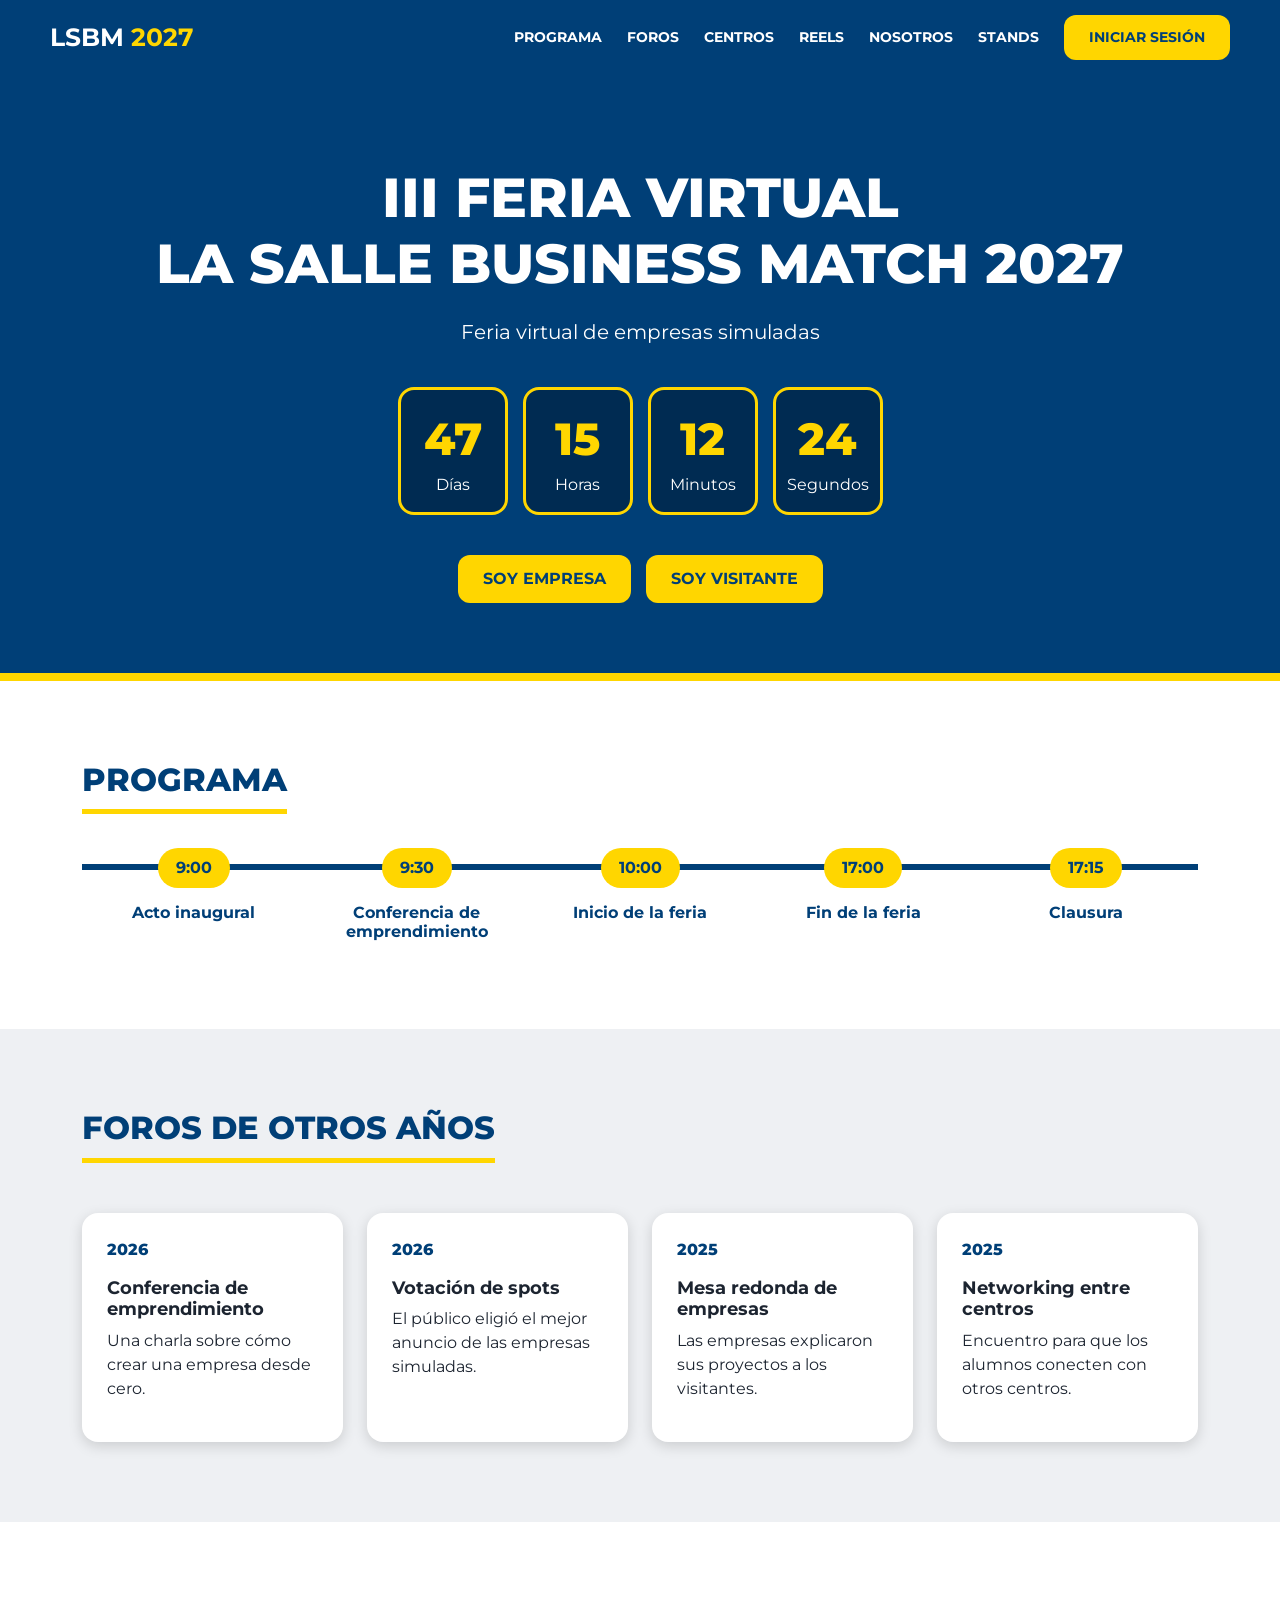
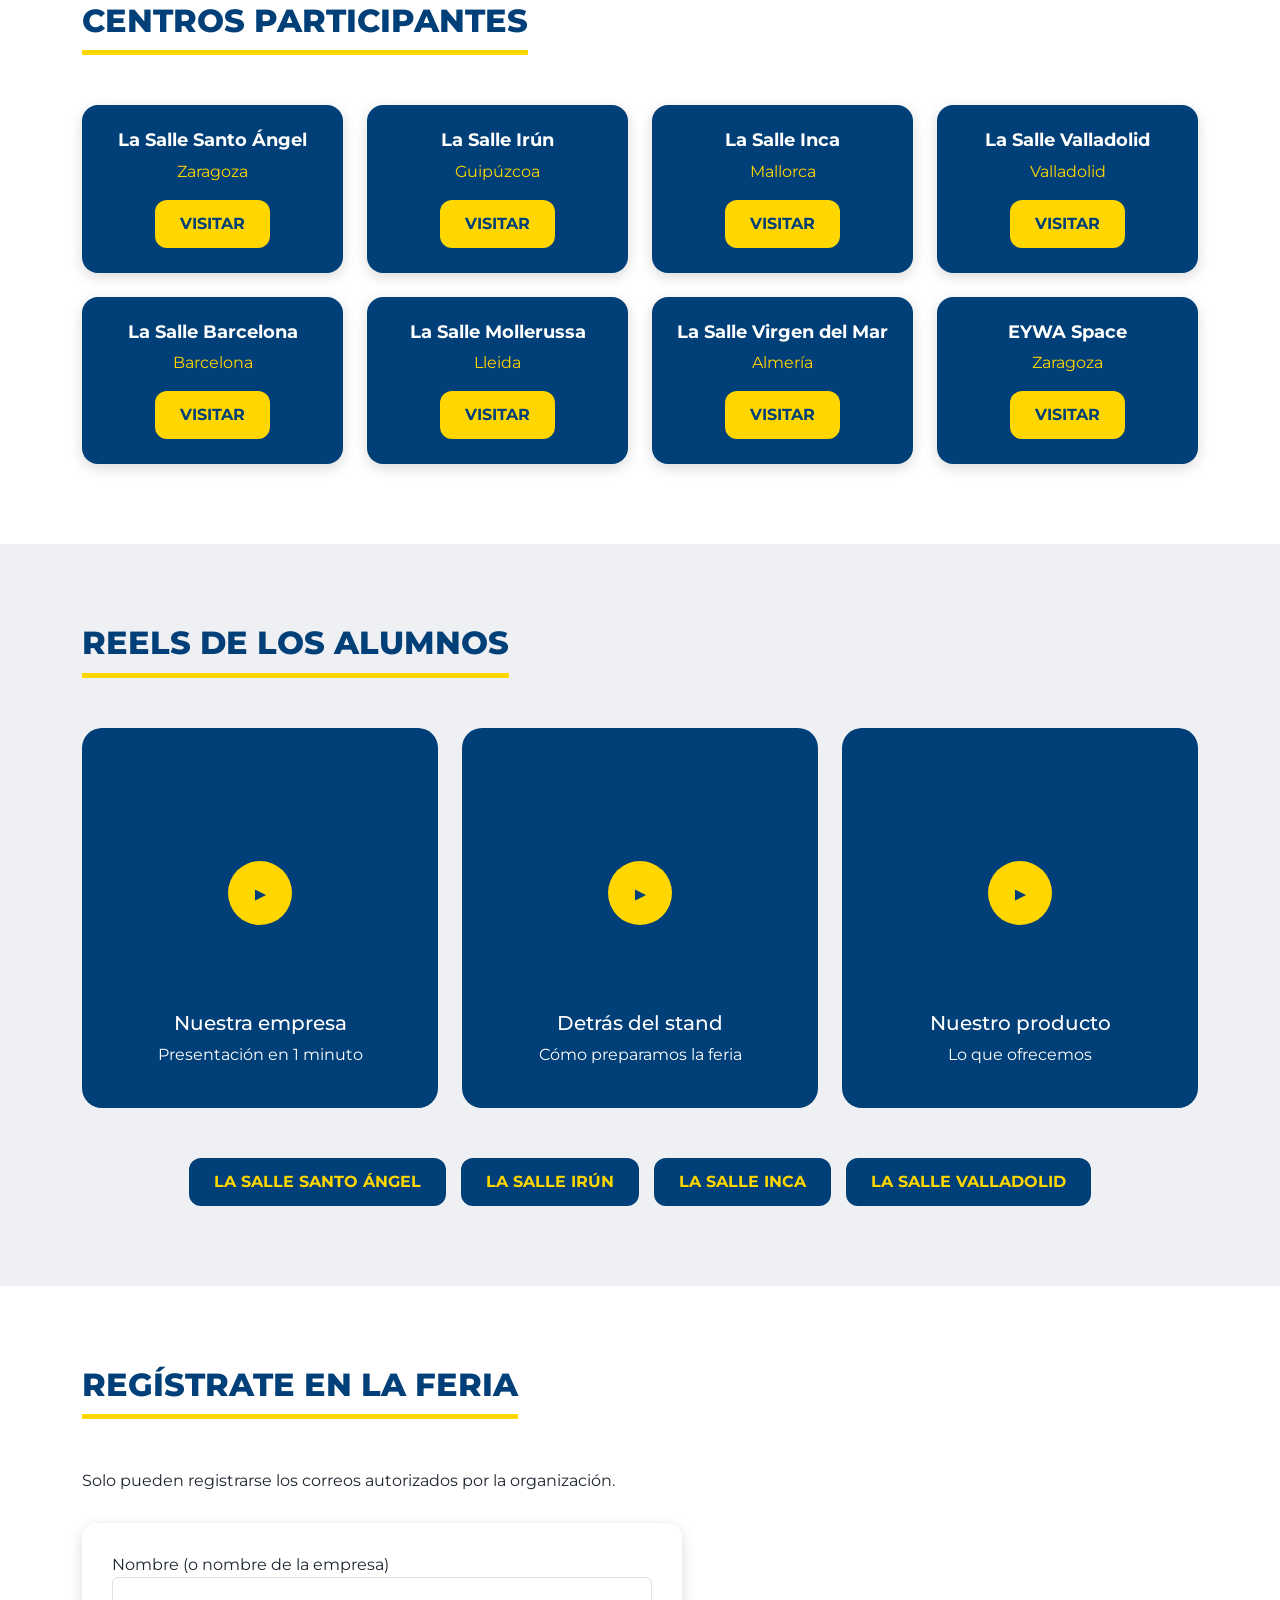
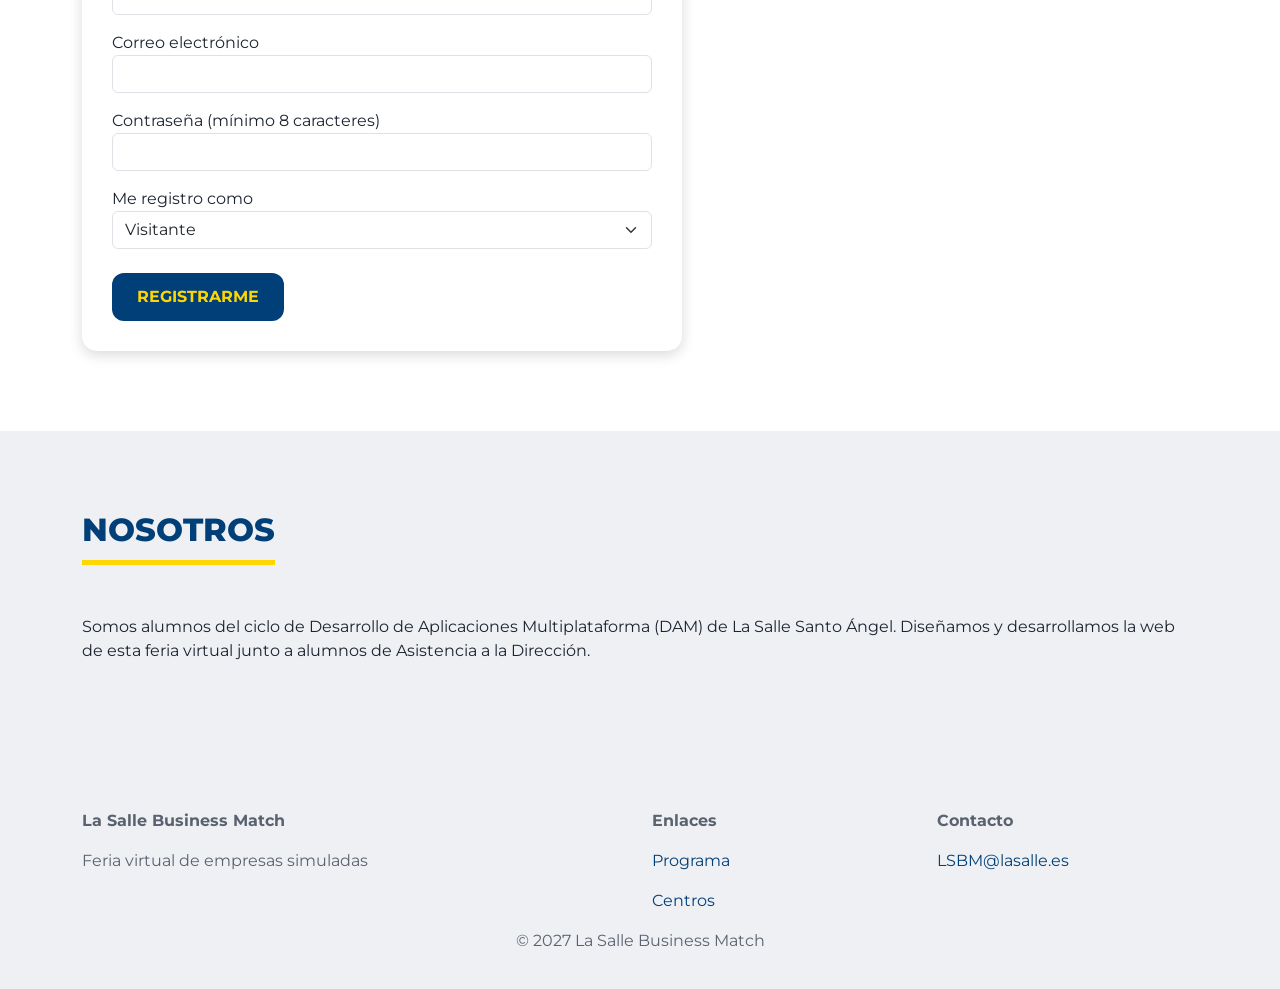
<file: feria/index.html>
<!DOCTYPE html>
<html lang="es">
    <head>
        <meta charset="UTF-8">
        <meta name="viewport" content="width=device-width, initial-scale=1.0">
        <title>III Feria Virtual La Salle Business Match 2027</title>

        <link href="https://cdn.jsdelivr.net/npm/bootstrap@5.3.3/dist/css/bootstrap.min.css" rel="stylesheet">
        <link href="https://fonts.googleapis.com/css2?family=Montserrat:wght@400;600;700;800&display=swap" rel="stylesheet">
        <link href="css/style.css" rel="stylesheet" type="text/css">
    </head>

    <body>
        <header>
            <p>LSBM <span class="Amarillo">2027</span></p>
            <ul>
                <li><a class="EnlaceMenu" href="#Programa">PROGRAMA</a></li>
                <li><a class="EnlaceMenu" href="#Foros">FOROS</a></li>
                <li><a class="EnlaceMenu" href="#Centros">CENTROS</a></li>
                <li><a class="EnlaceMenu" href="#Reels">REELS</a></li>
                <li><a class="EnlaceMenu" href="#Nosotros">NOSOTROS</a></li>
                <li><a class="EnlaceMenu" href="php/stands.php">STANDS</a></li>
                <li><a class="boton2" href="php/login.php">Iniciar sesión</a></li>
            </ul>
        </header>

        <section id="Inicio">
            <h1 id="Titulo">III FERIA VIRTUAL<br>LA SALLE BUSINESS MATCH 2027</h1>
            <p class="TextoInicio">Feria virtual de empresas simuladas</p>

            <div id="Contador">
                <div class="CajaTiempo"><span class="Numero" id="dias">00</span>Días</div>
                <div class="CajaTiempo"><span class="Numero" id="horas">00</span>Horas</div>
                <div class="CajaTiempo"><span class="Numero" id="minutos">00</span>Minutos</div>
                <div class="CajaTiempo"><span class="Numero" id="segundos">00</span>Segundos</div>
            </div>

            <div id="BotonesInicio">
                <a class="boton2" href="#Registro">Soy empresa</a>
                <a class="boton2" href="#Registro">Soy visitante</a>
            </div>
        </section>

        <section id="Programa" class="Seccion">
            <div class="container">
                <h2 class="TituloSeccion">Programa</h2>
                <ul id="LineaTiempo">
                    <li><span class="Hora">9:00</span><h3>Acto inaugural</h3></li>
                    <li><span class="Hora">9:30</span><h3>Conferencia de emprendimiento</h3></li>
                    <li><span class="Hora">10:00</span><h3>Inicio de la feria</h3></li>
                    <li><span class="Hora">17:00</span><h3>Fin de la feria</h3></li>
                    <li><span class="Hora">17:15</span><h3>Clausura</h3></li>
                </ul>
            </div>
        </section>

        <section id="Foros" class="Seccion FondoGris">
            <div class="container">
                <h2 class="TituloSeccion">Foros de otros años</h2>
                <div class="row g-4">
                    <div class="col-md-6 col-lg-3">
                        <div class="tarjeta">
                            <p class="Anio">2026</p>
                            <h3>Conferencia de emprendimiento</h3>
                            <p>Una charla sobre cómo crear una empresa desde cero.</p>
                        </div>
                    </div>
                    <div class="col-md-6 col-lg-3">
                        <div class="tarjeta">
                            <p class="Anio">2026</p>
                            <h3>Votación de spots</h3>
                            <p>El público eligió el mejor anuncio de las empresas simuladas.</p>
                        </div>
                    </div>
                    <div class="col-md-6 col-lg-3">
                        <div class="tarjeta">
                            <p class="Anio">2025</p>
                            <h3>Mesa redonda de empresas</h3>
                            <p>Las empresas explicaron sus proyectos a los visitantes.</p>
                        </div>
                    </div>
                    <div class="col-md-6 col-lg-3">
                        <div class="tarjeta">
                            <p class="Anio">2025</p>
                            <h3>Networking entre centros</h3>
                            <p>Encuentro para que los alumnos conecten con otros centros.</p>
                        </div>
                    </div>
                </div>
            </div>
        </section>

        <section id="Centros" class="Seccion">
            <div class="container">
                <h2 class="TituloSeccion">Centros participantes</h2>
                <div class="row g-4">

                    <div class="col-6 col-lg-3"><div class="tarjeta TarjetaCentro"><h3>La Salle Santo Ángel</h3><p>Zaragoza</p><a class="boton2" href="#">Visitar</a></div></div>
                    <div class="col-6 col-lg-3"><div class="tarjeta TarjetaCentro"><h3>La Salle Irún</h3><p>Guipúzcoa</p><a class="boton2" href="#">Visitar</a></div></div>
                    <div class="col-6 col-lg-3"><div class="tarjeta TarjetaCentro"><h3>La Salle Inca</h3><p>Mallorca</p><a class="boton2" href="#">Visitar</a></div></div>
                    <div class="col-6 col-lg-3"><div class="tarjeta TarjetaCentro"><h3>La Salle Valladolid</h3><p>Valladolid</p><a class="boton2" href="#">Visitar</a></div></div>
                    <div class="col-6 col-lg-3"><div class="tarjeta TarjetaCentro"><h3>La Salle Barcelona</h3><p>Barcelona</p><a class="boton2" href="#">Visitar</a></div></div>
                    <div class="col-6 col-lg-3"><div class="tarjeta TarjetaCentro"><h3>La Salle Mollerussa</h3><p>Lleida</p><a class="boton2" href="#">Visitar</a></div></div>
                    <div class="col-6 col-lg-3"><div class="tarjeta TarjetaCentro"><h3>La Salle Virgen del Mar</h3><p>Almería</p><a class="boton2" href="#">Visitar</a></div></div>
                    <div class="col-6 col-lg-3"><div class="tarjeta TarjetaCentro"><h3>EYWA Space</h3><p>Zaragoza</p><a class="boton2" href="#">Visitar</a></div></div>
                </div>
            </div>
        </section>

        <section id="Reels" class="Seccion FondoGris">
            <div class="container">
                <h2 class="TituloSeccion">Reels de los alumnos</h2>
                <div class="row g-4">

                    <div class="col-md-4"><div class="Reel"><span class="Play">▶</span><h3>Nuestra empresa</h3><p>Presentación en 1 minuto</p></div></div>
                    <div class="col-md-4"><div class="Reel"><span class="Play">▶</span><h3>Detrás del stand</h3><p>Cómo preparamos la feria</p></div></div>
                    <div class="col-md-4"><div class="Reel"><span class="Play">▶</span><h3>Nuestro producto</h3><p>Lo que ofrecemos</p></div></div>
                </div>

                <div id="EnlacesCentros">
                    <a class="boton1" href="#">La Salle Santo Ángel</a>
                    <a class="boton1" href="#">La Salle Irún</a>
                    <a class="boton1" href="#">La Salle Inca</a>
                    <a class="boton1" href="#">La Salle Valladolid</a>
                </div>
            </div>
        </section>

        <section id="Registro" class="Seccion">
            <div class="container">
                <h2 class="TituloSeccion">Regístrate en la feria</h2>
                <p>Solo pueden registrarse los correos autorizados por la organización.</p>
                <div id="FormularioRegistro">

                    <form action="php/registro.php" method="post">
                        <label for="nombre">Nombre (o nombre de la empresa)</label>
                        <input class="form-control mb-3" type="text" id="nombre" name="nombre" required>

                        <label for="correo">Correo electrónico</label>
                        <input class="form-control mb-3" type="email" id="correo" name="correo" required>

                        <label for="clave">Contraseña (mínimo 8 caracteres)</label>
                        <input class="form-control mb-3" type="password" id="clave" name="clave" minlength="8" required>

                        <label for="tipo">Me registro como</label>
                        <select class="form-select mb-4" id="tipo" name="tipo" required>
                            <option value="visitante">Visitante</option>
                            <option value="empresa">Empresa</option>
                        </select>

                        <button type="submit" class="boton1">Registrarme</button>
                    </form>
                </div>
            </div>
        </section>

        <section id="Nosotros" class="Seccion FondoGris">
            <div class="container">
                <h2 class="TituloSeccion">Nosotros</h2>
                <p>Somos alumnos del ciclo de Desarrollo de Aplicaciones Multiplataforma (DAM) de La Salle Santo Ángel. Diseñamos y desarrollamos la web de esta feria virtual junto a alumnos de Asistencia a la Dirección.</p>
            </div>
        </section>

        <footer>
            <div class="container">
                <div class="row">
                    <div class="col-md-6">
                        <p><strong>La Salle Business Match</strong></p>
                        <p>Feria virtual de empresas simuladas</p>
                    </div>
                    <div class="col-md-3">
                        <p><strong>Enlaces</strong></p>
                        <p><a href="#Programa">Programa</a></p>
                        <p><a href="#Centros">Centros</a></p>
                    </div>
                    <div class="col-md-3">
                        <p><strong>Contacto</strong></p>
                        <p><a href="mailto:LSBM@lasalle.es">LSBM@lasalle.es</a></p>
                    </div>
                </div>
                <p class="text-center">© 2027 La Salle Business Match</p>
            </div>
        </footer>

        <script src="js/script.js"></script>
    </body>
</html>
</file>
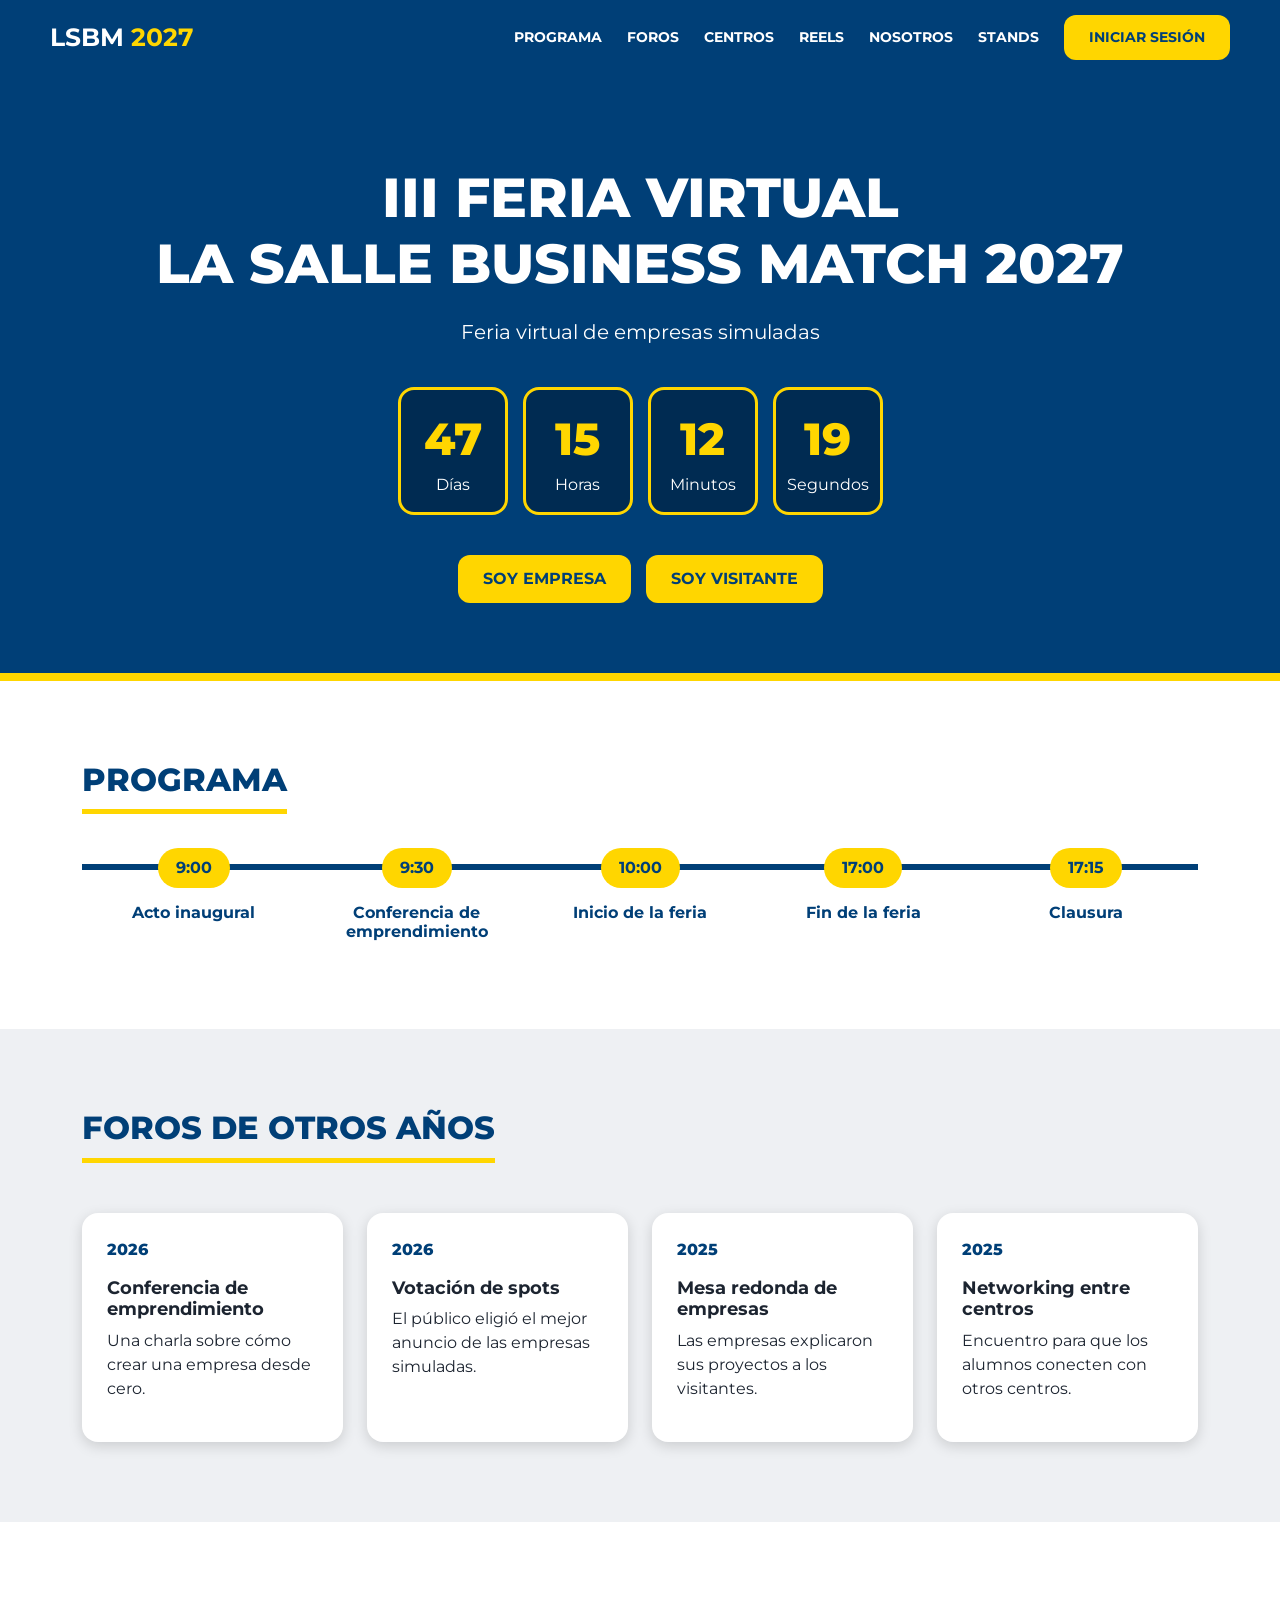
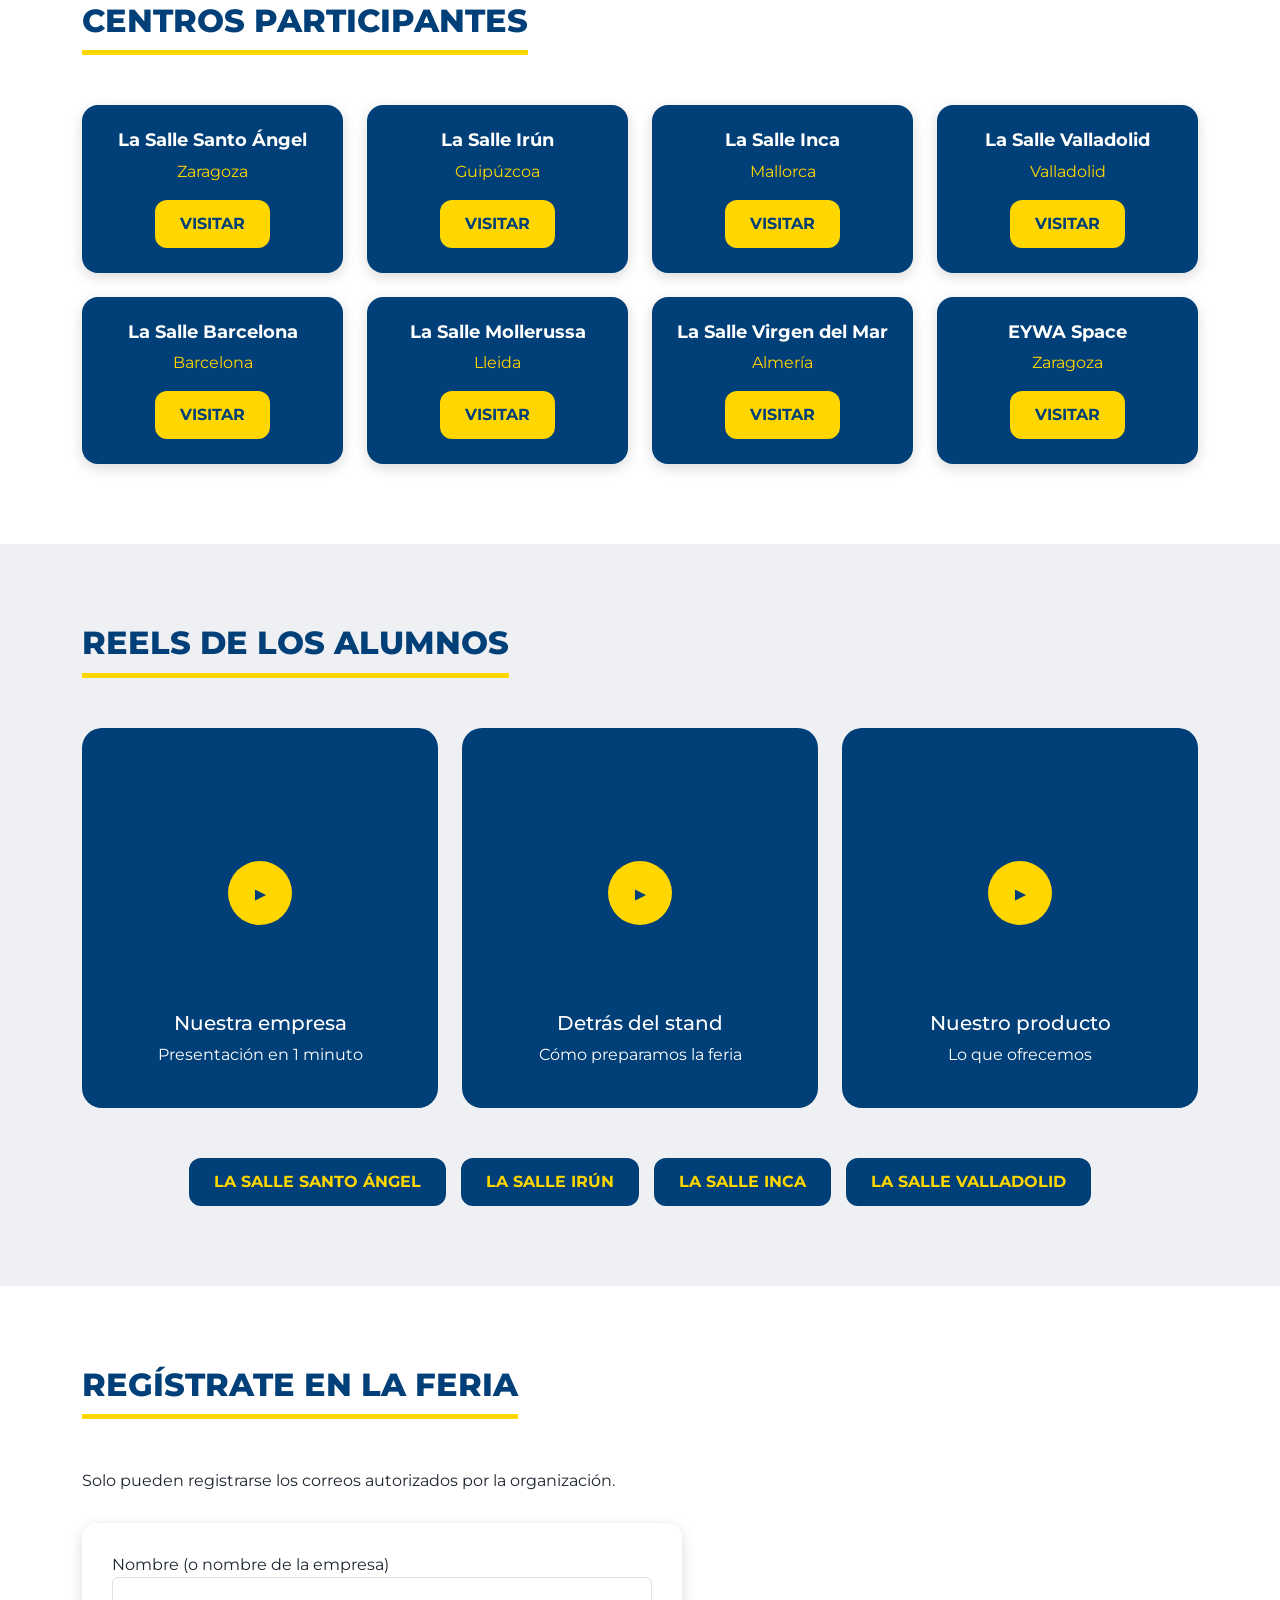
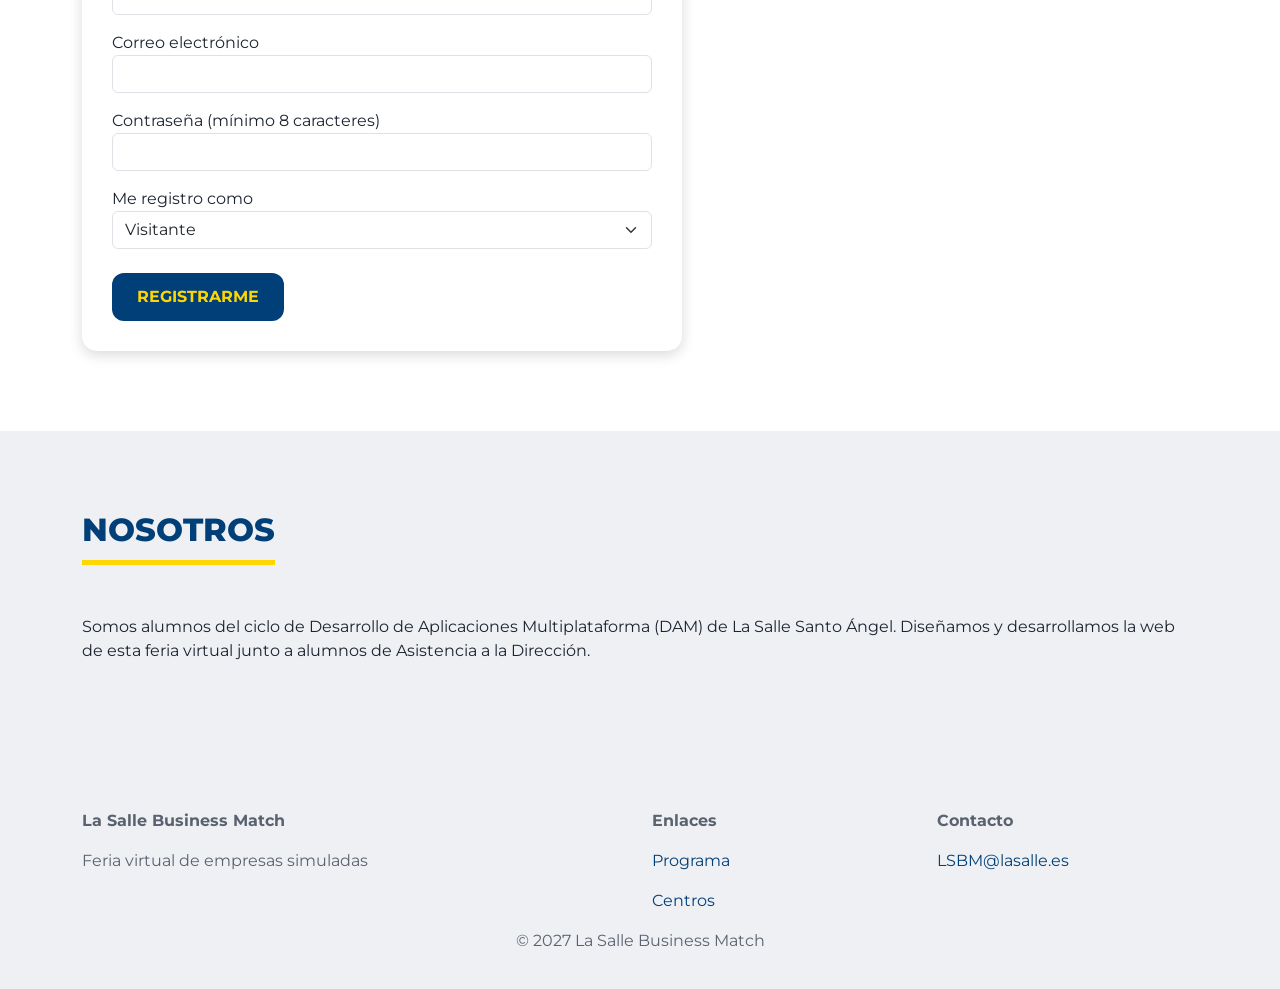
<file: feria/feria.html>
<!DOCTYPE html>
<html lang="es">
    <head>
        <meta charset="UTF-8">
        <meta name="viewport" content="width=device-width, initial-scale=1.0">
        <title>III Feria Virtual La Salle Business Match 2027</title>
        <!-- Bootstrap solo para la rejilla (row y col) y los formularios -->
        <link href="https://cdn.jsdelivr.net/npm/bootstrap@5.3.3/dist/css/bootstrap.min.css" rel="stylesheet">
        <link href="https://fonts.googleapis.com/css2?family=Montserrat:wght@400;600;700;800&display=swap" rel="stylesheet">
        <link href="css/style.css" rel="stylesheet" type="text/css">
    </head>

    <body>
        <header>
            <p>LSBM <span class="Amarillo">2027</span></p>
            <ul>
                <li><a class="EnlaceMenu" href="#Programa">PROGRAMA</a></li>
                <li><a class="EnlaceMenu" href="#Foros">FOROS</a></li>
                <li><a class="EnlaceMenu" href="#Centros">CENTROS</a></li>
                <li><a class="EnlaceMenu" href="#Reels">REELS</a></li>
                <li><a class="EnlaceMenu" href="#Nosotros">NOSOTROS</a></li>
                <li><a class="EnlaceMenu" href="php/stands.php">STANDS</a></li>
                <li><a class="boton2" href="http://localhost/php/login.php">Iniciar sesión</a></li>
            </ul>
        </header>

        <!-- ========== INICIO: título y contador ========== -->
        <section id="Inicio">
            <h1 id="Titulo">III FERIA VIRTUAL<br>LA SALLE BUSINESS MATCH 2027</h1>
            <p class="TextoInicio">Feria virtual de empresas simuladas</p>

            <div id="Contador">
                <div class="CajaTiempo"><span class="Numero" id="dias">00</span>Días</div>
                <div class="CajaTiempo"><span class="Numero" id="horas">00</span>Horas</div>
                <div class="CajaTiempo"><span class="Numero" id="minutos">00</span>Minutos</div>
                <div class="CajaTiempo"><span class="Numero" id="segundos">00</span>Segundos</div>
            </div>

            <div id="BotonesInicio">
                <a class="boton2" href="#Registro">Soy empresa</a>
                <a class="boton2" href="#Registro">Soy visitante</a>
            </div>
        </section>

        <!-- ========== PROGRAMA en horizontal ========== -->
        <section id="Programa" class="Seccion">
            <div class="container">
                <h2 class="TituloSeccion">Programa</h2>
                <ul id="LineaTiempo">
                    <li><span class="Hora">9:00</span><h3>Acto inaugural</h3></li>
                    <li><span class="Hora">9:30</span><h3>Conferencia de emprendimiento</h3></li>
                    <li><span class="Hora">10:00</span><h3>Inicio de la feria</h3></li>
                    <li><span class="Hora">17:00</span><h3>Fin de la feria</h3></li>
                    <li><span class="Hora">17:15</span><h3>Clausura</h3></li>
                </ul>
            </div>
        </section>

        <!-- ========== FOROS DE OTROS AÑOS ========== -->
        <section id="Foros" class="Seccion FondoGris">
            <div class="container">
                <h2 class="TituloSeccion">Foros de otros años</h2>
                <div class="row g-4">
                    <div class="col-md-6 col-lg-3">
                        <div class="tarjeta">
                            <p class="Anio">2026</p>
                            <h3>Conferencia de emprendimiento</h3>
                            <p>Una charla sobre cómo crear una empresa desde cero.</p>
                        </div>
                    </div>
                    <div class="col-md-6 col-lg-3">
                        <div class="tarjeta">
                            <p class="Anio">2026</p>
                            <h3>Votación de spots</h3>
                            <p>El público eligió el mejor anuncio de las empresas simuladas.</p>
                        </div>
                    </div>
                    <div class="col-md-6 col-lg-3">
                        <div class="tarjeta">
                            <p class="Anio">2025</p>
                            <h3>Mesa redonda de empresas</h3>
                            <p>Las empresas explicaron sus proyectos a los visitantes.</p>
                        </div>
                    </div>
                    <div class="col-md-6 col-lg-3">
                        <div class="tarjeta">
                            <p class="Anio">2025</p>
                            <h3>Networking entre centros</h3>
                            <p>Encuentro para que los alumnos conecten con otros centros.</p>
                        </div>
                    </div>
                </div>
            </div>
        </section>

        <!-- ========== CENTROS PARTICIPANTES ========== -->
        <section id="Centros" class="Seccion">
            <div class="container">
                <h2 class="TituloSeccion">Centros participantes</h2>
                <div class="row g-4">
                    <!-- Para añadir un centro, copia un bloque "col" y cambia el texto -->
                    <div class="col-6 col-lg-3"><div class="tarjeta TarjetaCentro"><h3>La Salle Santo Ángel</h3><p>Zaragoza</p><a class="boton2" href="#">Visitar</a></div></div>
                    <div class="col-6 col-lg-3"><div class="tarjeta TarjetaCentro"><h3>La Salle Irún</h3><p>Guipúzcoa</p><a class="boton2" href="#">Visitar</a></div></div>
                    <div class="col-6 col-lg-3"><div class="tarjeta TarjetaCentro"><h3>La Salle Inca</h3><p>Mallorca</p><a class="boton2" href="#">Visitar</a></div></div>
                    <div class="col-6 col-lg-3"><div class="tarjeta TarjetaCentro"><h3>La Salle Valladolid</h3><p>Valladolid</p><a class="boton2" href="#">Visitar</a></div></div>
                    <div class="col-6 col-lg-3"><div class="tarjeta TarjetaCentro"><h3>La Salle Barcelona</h3><p>Barcelona</p><a class="boton2" href="#">Visitar</a></div></div>
                    <div class="col-6 col-lg-3"><div class="tarjeta TarjetaCentro"><h3>La Salle Mollerussa</h3><p>Lleida</p><a class="boton2" href="#">Visitar</a></div></div>
                    <div class="col-6 col-lg-3"><div class="tarjeta TarjetaCentro"><h3>La Salle Virgen del Mar</h3><p>Almería</p><a class="boton2" href="#">Visitar</a></div></div>
                    <div class="col-6 col-lg-3"><div class="tarjeta TarjetaCentro"><h3>EYWA Space</h3><p>Zaragoza</p><a class="boton2" href="#">Visitar</a></div></div>
                </div>
            </div>
        </section>

        <!-- ========== REELS y enlaces a los centros ========== -->
        <section id="Reels" class="Seccion FondoGris">
            <div class="container">
                <h2 class="TituloSeccion">Reels de los alumnos</h2>
                <div class="row g-4">
                    <!-- Más adelante cada recuadro se puede cambiar por una etiqueta video -->
                    <div class="col-md-4"><div class="Reel"><span class="Play">▶</span><h3>Nuestra empresa</h3><p>Presentación en 1 minuto</p></div></div>
                    <div class="col-md-4"><div class="Reel"><span class="Play">▶</span><h3>Detrás del stand</h3><p>Cómo preparamos la feria</p></div></div>
                    <div class="col-md-4"><div class="Reel"><span class="Play">▶</span><h3>Nuestro producto</h3><p>Lo que ofrecemos</p></div></div>
                </div>

                <div id="EnlacesCentros">
                    <a class="boton1" href="#">La Salle Santo Ángel</a>
                    <a class="boton1" href="#">La Salle Irún</a>
                    <a class="boton1" href="#">La Salle Inca</a>
                    <a class="boton1" href="#">La Salle Valladolid</a>
                </div>
            </div>
        </section>

        <!-- ========== REGISTRO ========== -->
        <section id="Registro" class="Seccion">
            <div class="container">
                <h2 class="TituloSeccion">Regístrate en la feria</h2>
                <p>Solo pueden registrarse los correos autorizados por la organización.</p>
                <div id="FormularioRegistro">
                    <!-- action: el PHP que recibe los datos. name: el nombre con el que los recibe -->
                    <form action="http://localhost/feria/php/registro" method="post">
                        <label for="nombre">Nombre (o nombre de la empresa)</label>
                        <input class="form-control mb-3" type="text" id="nombre" name="nombre" required>

                        <label for="correo">Correo electrónico</label>
                        <input class="form-control mb-3" type="email" id="correo" name="correo" required>

                        <label for="clave">Contraseña (mínimo 8 caracteres)</label>
                        <input class="form-control mb-3" type="password" id="clave" name="clave" minlength="8" required>

                        <label for="tipo">Me registro como</label>
                        <select class="form-select mb-4" id="tipo" name="tipo" required>
                            <option value="visitante">Visitante</option>
                            <option value="empresa">Empresa</option>
                        </select>

                        <button type="submit" class="boton1">Registrarme</button>
                    </form>
                </div>
            </div>
        </section>

        <!-- ========== NOSOTROS ========== -->
        <section id="Nosotros" class="Seccion FondoGris">
            <div class="container">
                <h2 class="TituloSeccion">Nosotros</h2>
                <p>Somos alumnos del ciclo de Desarrollo de Aplicaciones Multiplataforma (DAM) de La Salle Santo Ángel. Diseñamos y desarrollamos la web de esta feria virtual junto a alumnos de Asistencia a la Dirección.</p>
            </div>
        </section>

        <footer>
            <div class="container">
                <div class="row">
                    <div class="col-md-6">
                        <p><strong>La Salle Business Match</strong></p>
                        <p>Feria virtual de empresas simuladas</p>
                    </div>
                    <div class="col-md-3">
                        <p><strong>Enlaces</strong></p>
                        <p><a href="#Programa">Programa</a></p>
                        <p><a href="#Centros">Centros</a></p>
                    </div>
                    <div class="col-md-3">
                        <p><strong>Contacto</strong></p>
                        <p><a href="mailto:LSBM@lasalle.es">LSBM@lasalle.es</a></p>
                    </div>
                </div>
                <p class="text-center">© 2027 La Salle Business Match</p>
            </div>
        </footer>

        <script src="js/script.js"></script>
    </body>
</html>
</file>
<file: feria/css/style.css>
body{
    font-family: 'Montserrat', sans-serif;
    color: rgb(28, 36, 48);
    background-color: white;
}

header{
    background-color: rgb(0, 63, 119);
    color: white;
    padding: 15px 50px 15px 50px;
    display: flex;
    justify-content: space-between;
    align-items: center;
    position: sticky;
    top: 0px;
    z-index: 10;
}

header p{
    font-size: 25px;
    font-weight: bold;
    margin: 0px;
}

header ul{
    list-style: none;
    display: flex;
    flex-wrap: wrap;
    gap: 25px;
    align-items: center;
    font-size: 14px;
    font-weight: bold;
    margin: 0px;
    padding: 0px;
}

.EnlaceMenu{
    color: white;
    text-decoration: none;
}

.EnlaceMenu:hover{
    color: rgb(255, 214, 0);
}

.Amarillo{
    color: rgb(255, 214, 0);
}

.boton1, .boton2{
    display: inline-block;
    font-weight: bold;
    text-transform: uppercase;
    text-decoration: none;
    border: none;
    border-radius: 12px;
    padding: 12px 25px 12px 25px;
    transition: 0.2s;
}

.boton1{
    background-color: rgb(0, 63, 119);
    color: rgb(255, 214, 0);
}

.boton1:hover{
    background-color: rgb(255, 214, 0);
    color: rgb(0, 63, 119);
    transform: translateY(-3px);
    box-shadow: 0px 6px 12px rgba(0, 0, 0, 0.25);
}

.boton2{
    background-color: rgb(255, 214, 0);
    color: rgb(0, 63, 119);
}

.boton2:hover{
    background-color: white;
    color: rgb(0, 63, 119);
    transform: translateY(-3px);
    box-shadow: 0px 6px 12px rgba(0, 0, 0, 0.25);
}

#Inicio{
    background-color: rgb(0, 63, 119);
    color: white;
    text-align: center;
    padding: 90px 20px 70px 20px;
    border-bottom: 8px solid rgb(255, 214, 0);
}

#Titulo{
    font-size: 55px;
    font-weight: 800;
}

.TextoInicio{
    font-size: 20px;
    margin-top: 20px;
}

#Contador{
    display: flex;
    justify-content: center;
    gap: 15px;
    margin: 40px 0px 40px 0px;
}

.CajaTiempo{
    background-color: rgb(0, 43, 82);
    border: 3px solid rgb(255, 214, 0);
    border-radius: 16px;
    width: 110px;
    padding: 15px 0px 15px 0px;
}

.Numero{
    display: block;
    font-size: 45px;
    font-weight: 800;
    color: rgb(255, 214, 0);
}

#BotonesInicio{
    display: flex;
    justify-content: center;
    gap: 15px;
}

.Seccion{
    padding: 80px 0px 80px 0px;
}

.FondoGris{
    background-color: rgb(238, 240, 243);
}

.TituloSeccion{
    color: rgb(0, 63, 119);
    font-weight: 800;
    text-transform: uppercase;
    border-bottom: 5px solid rgb(255, 214, 0);
    width: fit-content;
    padding-bottom: 10px;
    margin-bottom: 50px;
}

#LineaTiempo{
    display: flex;
    list-style: none;
    padding: 0px;
    margin: 0px;
    border-top: 6px solid rgb(0, 63, 119);
}

#LineaTiempo li{
    flex: 1;
    text-align: center;
    padding: 0px 10px 0px 10px;
}

.Hora{
    display: block;
    width: fit-content;
    margin: -22px auto 15px auto;
    background-color: rgb(255, 214, 0);
    color: rgb(0, 63, 119);
    font-weight: bold;
    border-radius: 50px;
    padding: 8px 18px 8px 18px;
}

#LineaTiempo h3{
    font-size: 16px;
    font-weight: bold;
    color: rgb(0, 63, 119);
}

.tarjeta{
    background-color: white;
    border-radius: 16px;
    box-shadow: 0px 4px 14px rgba(0, 0, 0, 0.15);
    padding: 25px;
    height: 100%;
}

.tarjeta h3{
    font-size: 18px;
    font-weight: bold;
}

.Anio{
    color: rgb(0, 63, 119);
    font-weight: 800;
}

.TarjetaCentro{
    background-color: rgb(0, 63, 119);
    color: white;
    text-align: center;
}

.TarjetaCentro p{
    color: rgb(255, 214, 0);
}

.Reel{
    background-color: rgb(0, 63, 119);
    color: white;
    border-radius: 20px;
    height: 380px;
    display: flex;
    flex-direction: column;
    justify-content: flex-end;
    align-items: center;
    text-align: center;
    padding: 25px;
    position: relative;
}

.Reel h3{
    font-size: 20px;
}

.Play{
    position: absolute;
    top: 35%;
    left: 50%;
    margin-left: -32px;
    width: 64px;
    height: 64px;
    line-height: 64px;
    border-radius: 50%;
    background-color: rgb(255, 214, 0);
    color: rgb(0, 63, 119);
    font-size: 26px;
    text-align: center;
}

#EnlacesCentros{
    display: flex;
    flex-wrap: wrap;
    justify-content: center;
    gap: 15px;
    margin-top: 50px;
}

#FormularioRegistro{
    background-color: white;
    border-radius: 15px;
    box-shadow: 0px 4px 14px rgba(0, 0, 0, 0.15);
    padding: 30px;
    max-width: 600px;
    margin-top: 30px;
}

footer{
    background-color: rgb(238, 240, 243);
    color: rgb(90, 98, 112);
    padding: 50px 0px 20px 0px;
}

footer a{
    color: rgb(0, 63, 119);
    text-decoration: none;
}

@media (max-width: 767px){
    header{
        flex-direction: column;
        gap: 15px;
        padding: 15px 20px 15px 20px;
    }

    #Titulo{
        font-size: 30px;
    }

    .CajaTiempo{
        width: 70px;
    }

    .Numero{
        font-size: 28px;
    }

    #LineaTiempo{
        flex-direction: column;
        border-top: none;
        gap: 25px;
    }

    .Hora{
        margin-top: 0px;
    }
}
</file>
